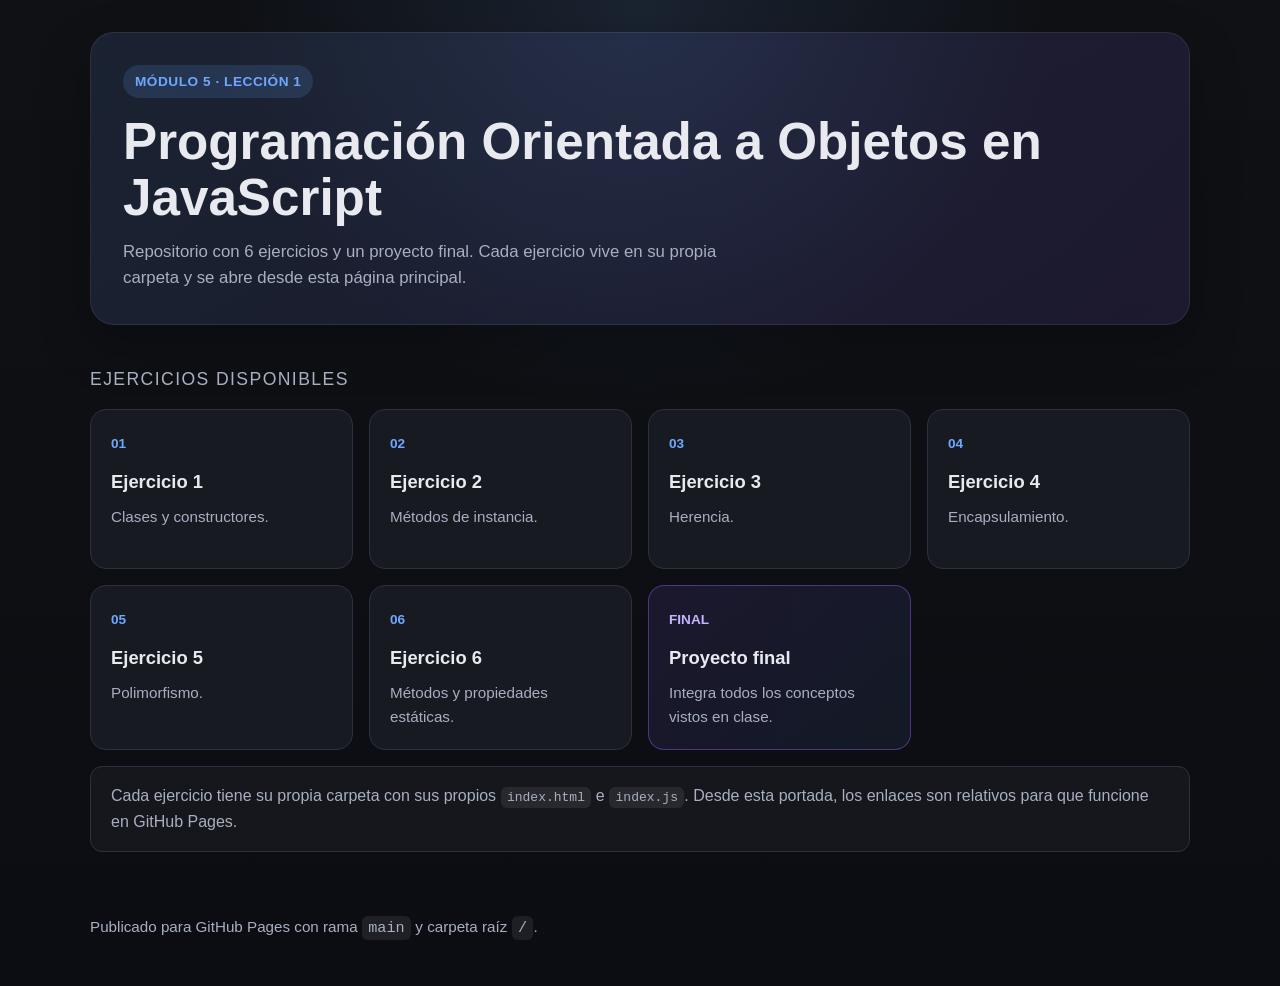
<file: index.html>
<!DOCTYPE html>
<html lang="es">
<head>
<link rel="stylesheet" href="styles.css" />
  <meta charset="UTF-8" />
  <meta name="viewport" content="width=device-width, initial-scale=1.0" />
  <title>Programación Orientada a Objetos en JavaScript</title>
</head>
<body>
  <header class="container">
    <section class="hero">
      <span class="badge">Módulo 5 · Lección 1</span>
      <h1>Programación Orientada a Objetos en JavaScript</h1>
      <p>
        Repositorio con 6 ejercicios y un proyecto final. Cada ejercicio vive en su propia carpeta
        y se abre desde esta página principal.
      </p>
    </section>
  </header>

  <main class="container">
    <p class="section-title">Ejercicios disponibles</p>

    <section class="grid" aria-label="Lista de ejercicios">
      <a class="card" href="./ej1/">
        <span class="num">01</span>
        <h2>Ejercicio 1</h2>
        <p>Clases y constructores.</p>
      </a>

      <a class="card" href="./ej2/">
        <span class="num">02</span>
        <h2>Ejercicio 2</h2>
        <p>Métodos de instancia.</p>
      </a>

      <a class="card" href="./ej3/">
        <span class="num">03</span>
        <h2>Ejercicio 3</h2>
        <p>Herencia.</p>
      </a>

      <a class="card" href="./ej4/">
        <span class="num">04</span>
        <h2>Ejercicio 4</h2>
        <p>Encapsulamiento.</p>
      </a>

      <a class="card" href="./ej5/">
        <span class="num">05</span>
        <h2>Ejercicio 5</h2>
        <p>Polimorfismo.</p>
      </a>

      <a class="card" href="./ej6/">
        <span class="num">06</span>
        <h2>Ejercicio 6</h2>
        <p>Métodos y propiedades estáticas.</p>
      </a>

      <a class="card featured" href="./proyecto-final/">
        <span class="num">FINAL</span>
        <h2>Proyecto final</h2>
        <p>Integra todos los conceptos vistos en clase.</p>
      </a>
    </section>

    <p class="notice">
      Cada ejercicio tiene su propia carpeta con sus propios <code>index.html</code> e <code>index.js</code>.
      Desde esta portada, los enlaces son relativos para que funcione en GitHub Pages.
    </p>
  </main>

  <footer class="container">
    <p>Publicado para GitHub Pages con rama <code>main</code> y carpeta raíz <code>/</code>.</p>
  </footer>
</body>
</html>
</file>
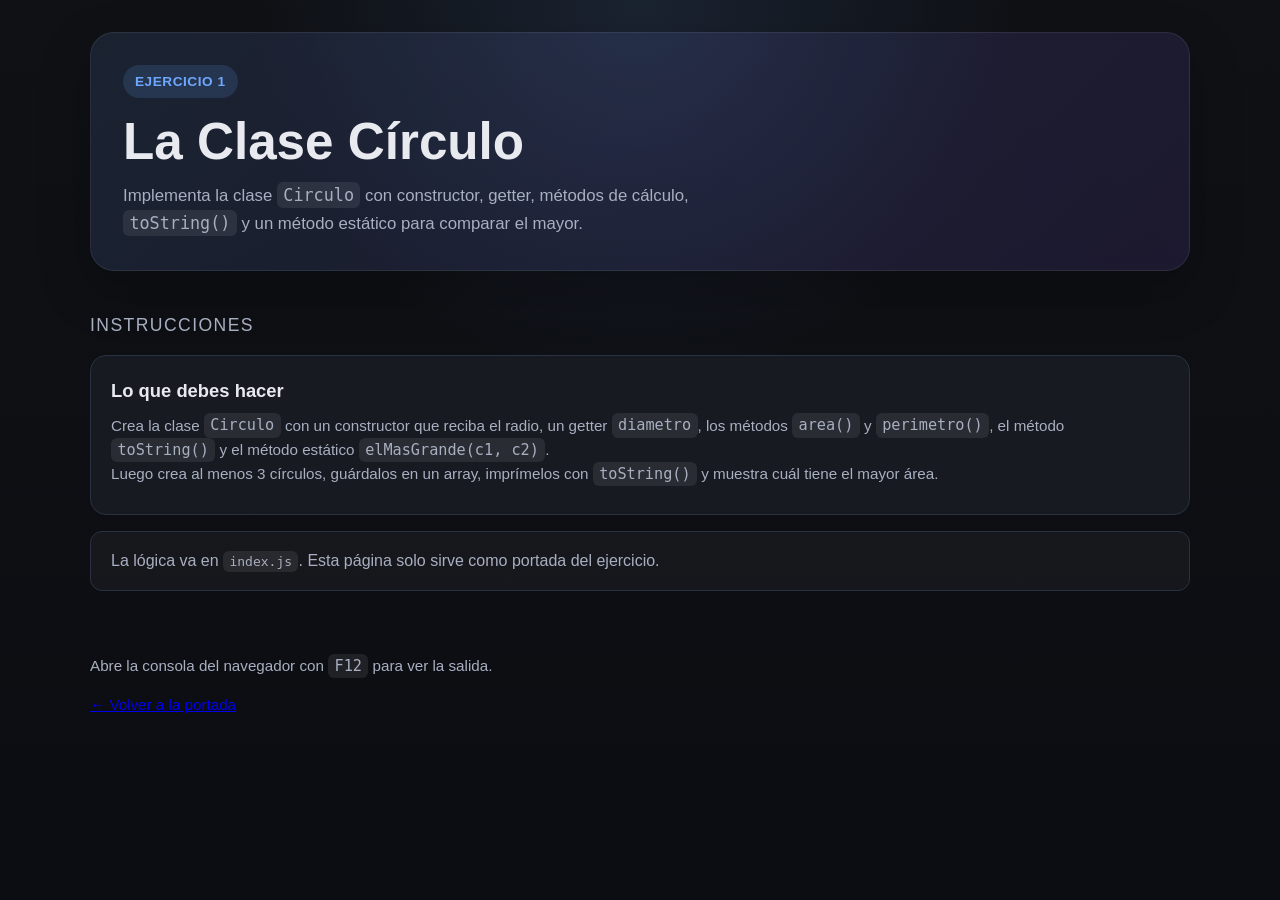
<file: ej1/index.html>
<!DOCTYPE html>
<html lang="es">
<head>
  <meta charset="UTF-8" />
  <meta name="viewport" content="width=device-width, initial-scale=1.0" />
  <title>Ejercicio 1 · Círculo</title>
  <link rel="stylesheet" href="../styles.css" />
</head>
<body>
  <div class="container">
    <header>
      <section class="hero">
        <span class="badge">Ejercicio 1</span>
        <h1>La Clase Círculo</h1>
        <p>
          Implementa la clase <code>Circulo</code> con constructor, getter, métodos de cálculo,
          <code>toString()</code> y un método estático para comparar el mayor.
        </p>
      </section>
    </header>

    <main>
      <p class="section-title">Instrucciones</p>

      <section class="card" aria-labelledby="ej1-title">
        <h2 id="ej1-title">Lo que debes hacer</h2>
        <p>
          Crea la clase <code>Circulo</code> con un constructor que reciba el radio, un getter
          <code>diametro</code>, los métodos <code>area()</code> y <code>perimetro()</code>,
          el método <code>toString()</code> y el método estático <code>elMasGrande(c1, c2)</code>.
        </p>
        <p>
          Luego crea al menos 3 círculos, guárdalos en un array, imprímelos con <code>toString()</code>
          y muestra cuál tiene el mayor área.
        </p>
      </section>

      <p class="notice">
        La lógica va en <code>index.js</code>. Esta página solo sirve como portada del ejercicio.
      </p>
    </main>

    <footer>
      <p>Abre la consola del navegador con <code>F12</code> para ver la salida.</p>
      <p><a href="../">← Volver a la portada</a></p>
    </footer>
  </div>

  <script src="./index.js" defer></script>
</body>
</html>
</file>
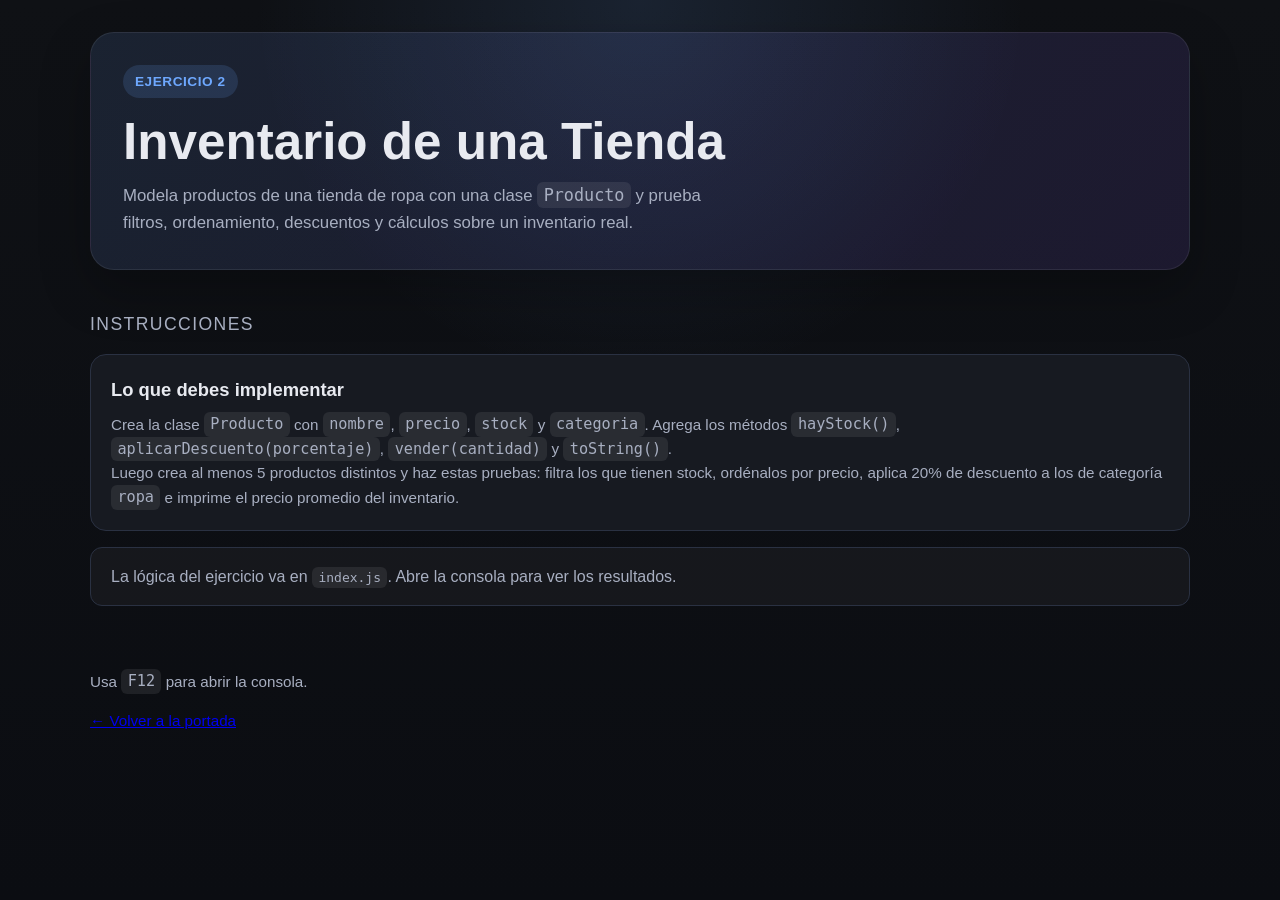
<file: ej2/index.html>
<!DOCTYPE html>
<html lang="es">
<head>
  <meta charset="UTF-8" />
  <meta name="viewport" content="width=device-width, initial-scale=1.0" />
  <title>Ejercicio 2 · Inventario de una Tienda</title>
  <link rel="stylesheet" href="../styles.css" />
</head>
<body>
  <div class="container">
    <header>
      <section class="hero">
        <span class="badge">Ejercicio 2</span>
        <h1>Inventario de una Tienda</h1>
        <p>
          Modela productos de una tienda de ropa con una clase <code>Producto</code> y prueba
          filtros, ordenamiento, descuentos y cálculos sobre un inventario real.
        </p>
      </section>
    </header>

    <main>
      <p class="section-title">Instrucciones</p>

      <section class="card">
        <h2>Lo que debes implementar</h2>
        <p>
          Crea la clase <code>Producto</code> con <code>nombre</code>, <code>precio</code>, <code>stock</code> y <code>categoria</code>.
          Agrega los métodos <code>hayStock()</code>, <code>aplicarDescuento(porcentaje)</code>,
          <code>vender(cantidad)</code> y <code>toString()</code>.
        </p>
        <p>
          Luego crea al menos 5 productos distintos y haz estas pruebas: filtra los que tienen stock,
          ordénalos por precio, aplica 20% de descuento a los de categoría <code>ropa</code> e imprime
          el precio promedio del inventario.
        </p>
      </section>

      <p class="notice">
        La lógica del ejercicio va en <code>index.js</code>. Abre la consola para ver los resultados.
      </p>
    </main>

    <footer>
      <p>Usa <code>F12</code> para abrir la consola.</p>
      <p><a href="../">← Volver a la portada</a></p>
    </footer>
  </div>

  <script src="./index.js" defer></script>
</body>
</html>
</file>
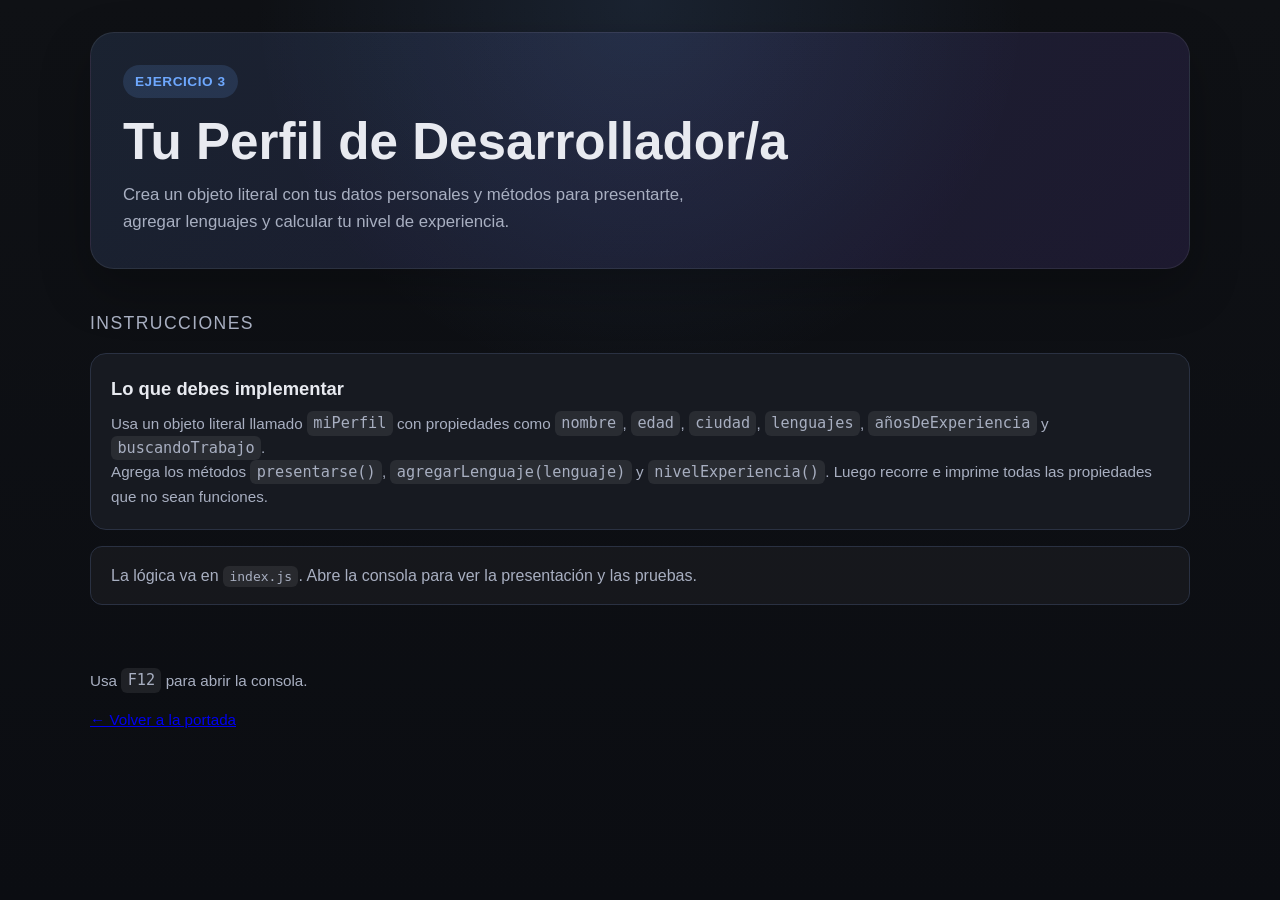
<file: ej3/index.html>
<!DOCTYPE html>
<html lang="es">
<head>
  <meta charset="UTF-8" />
  <meta name="viewport" content="width=device-width, initial-scale=1.0" />
  <title>Ejercicio 3 · Tu Perfil de Desarrollador/a</title>
  <link rel="stylesheet" href="../styles.css" />
</head>
<body>
  <div class="container">
    <header>
      <section class="hero">
        <span class="badge">Ejercicio 3</span>
        <h1>Tu Perfil de Desarrollador/a</h1>
        <p>
          Crea un objeto literal con tus datos personales y métodos para presentarte, agregar lenguajes
          y calcular tu nivel de experiencia.
        </p>
      </section>
    </header>

    <main>
      <p class="section-title">Instrucciones</p>

      <section class="card">
        <h2>Lo que debes implementar</h2>
        <p>
          Usa un objeto literal llamado <code>miPerfil</code> con propiedades como <code>nombre</code>, <code>edad</code>,
          <code>ciudad</code>, <code>lenguajes</code>, <code>añosDeExperiencia</code> y <code>buscandoTrabajo</code>.
        </p>
        <p>
          Agrega los métodos <code>presentarse()</code>, <code>agregarLenguaje(lenguaje)</code> y
          <code>nivelExperiencia()</code>. Luego recorre e imprime todas las propiedades que no sean funciones.
        </p>
      </section>

      <p class="notice">
        La lógica va en <code>index.js</code>. Abre la consola para ver la presentación y las pruebas.
      </p>
    </main>

    <footer>
      <p>Usa <code>F12</code> para abrir la consola.</p>
      <p><a href="../">← Volver a la portada</a></p>
    </footer>
  </div>

  <script src="./index.js" defer></script>
</body>
</html>
</file>
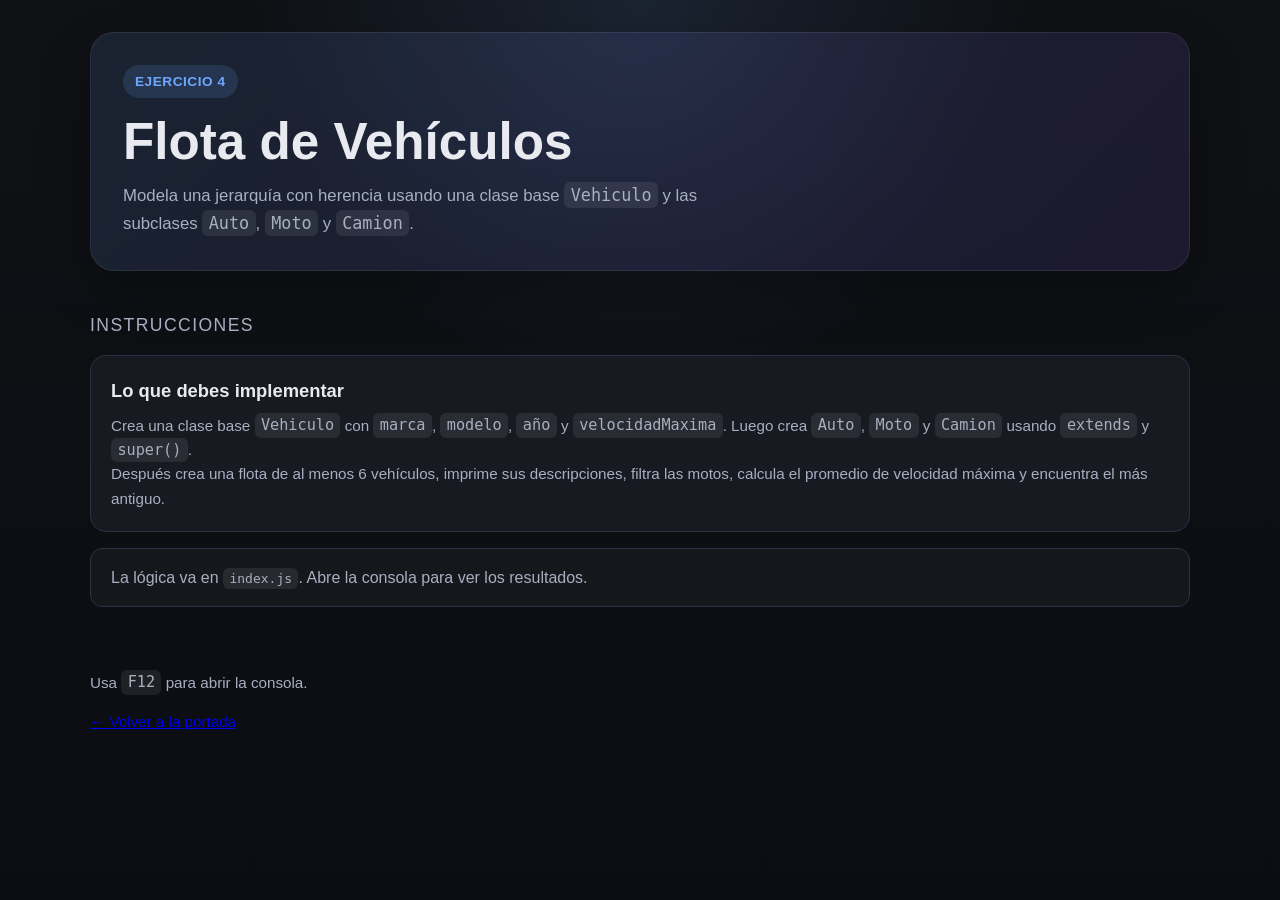
<file: ej4/index.html>
<!DOCTYPE html>
<html lang="es">
<head>
  <meta charset="UTF-8" />
  <meta name="viewport" content="width=device-width, initial-scale=1.0" />
  <title>Ejercicio 4 · Flota de Vehículos</title>
  <link rel="stylesheet" href="../styles.css" />
</head>
<body>
  <div class="container">
    <header>
      <section class="hero">
        <span class="badge">Ejercicio 4</span>
        <h1>Flota de Vehículos</h1>
        <p>
          Modela una jerarquía con herencia usando una clase base <code>Vehiculo</code> y las subclases
          <code>Auto</code>, <code>Moto</code> y <code>Camion</code>.
        </p>
      </section>
    </header>

    <main>
      <p class="section-title">Instrucciones</p>

      <section class="card">
        <h2>Lo que debes implementar</h2>
        <p>
          Crea una clase base <code>Vehiculo</code> con <code>marca</code>, <code>modelo</code>, <code>año</code> y <code>velocidadMaxima</code>.
          Luego crea <code>Auto</code>, <code>Moto</code> y <code>Camion</code> usando <code>extends</code> y <code>super()</code>.
        </p>
        <p>
          Después crea una flota de al menos 6 vehículos, imprime sus descripciones, filtra las motos,
          calcula el promedio de velocidad máxima y encuentra el más antiguo.
        </p>
      </section>

      <p class="notice">
        La lógica va en <code>index.js</code>. Abre la consola para ver los resultados.
      </p>
    </main>

    <footer>
      <p>Usa <code>F12</code> para abrir la consola.</p>
      <p><a href="../">← Volver a la portada</a></p>
    </footer>
  </div>

  <script src="./index.js" defer></script>
</body>
</html>
</file>
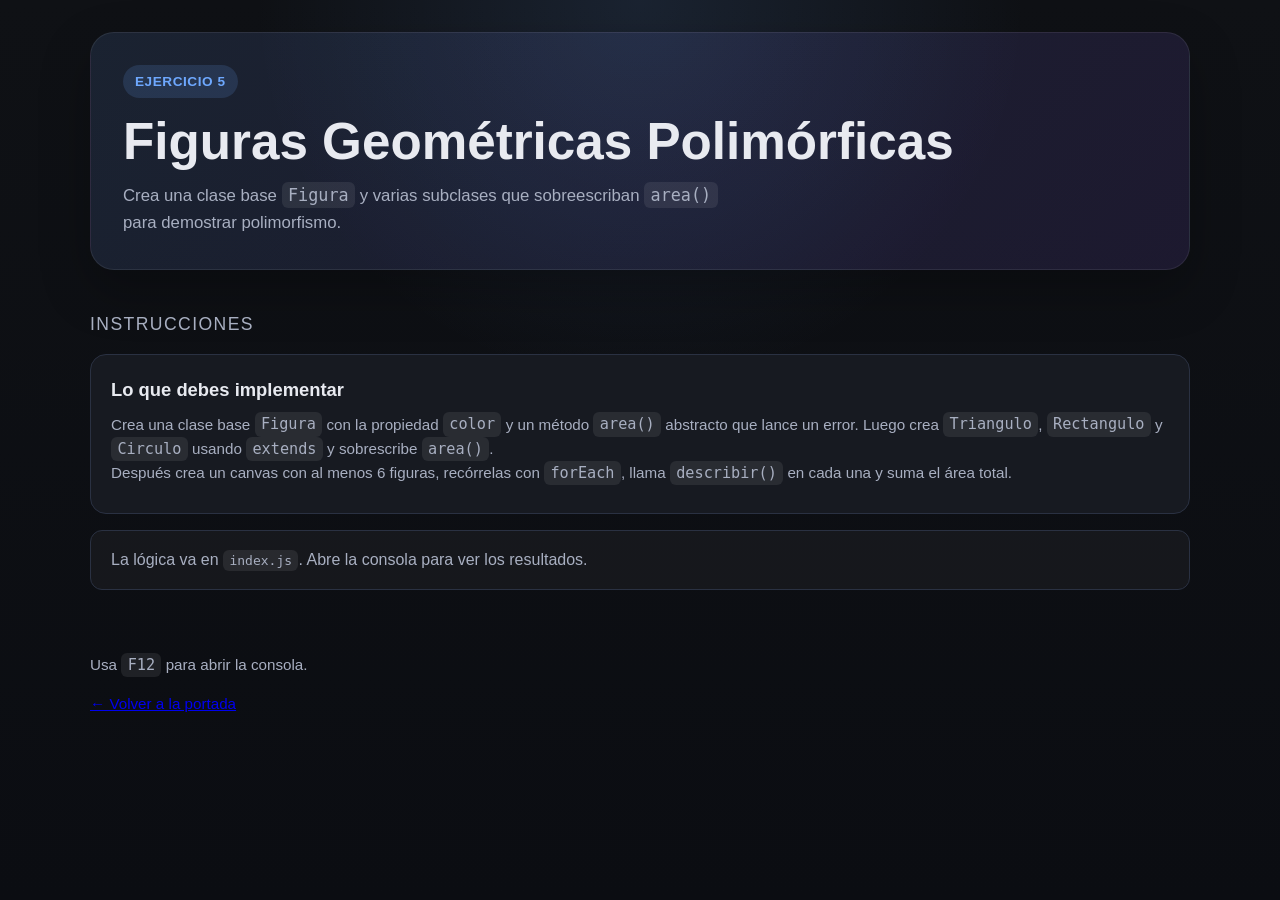
<file: ej5/index.html>
<!DOCTYPE html>
<html lang="es">
<head>
  <meta charset="UTF-8" />
  <meta name="viewport" content="width=device-width, initial-scale=1.0" />
  <title>Ejercicio 5 · Figuras Geométricas Polimórficas</title>
  <link rel="stylesheet" href="../styles.css" />
</head>
<body>
  <div class="container">
    <header>
      <section class="hero">
        <span class="badge">Ejercicio 5</span>
        <h1>Figuras Geométricas Polimórficas</h1>
        <p>
          Crea una clase base <code>Figura</code> y varias subclases que sobreescriban <code>area()</code>
          para demostrar polimorfismo.
        </p>
      </section>
    </header>

    <main>
      <p class="section-title">Instrucciones</p>

      <section class="card">
        <h2>Lo que debes implementar</h2>
        <p>
          Crea una clase base <code>Figura</code> con la propiedad <code>color</code> y un método
          <code>area()</code> abstracto que lance un error. Luego crea <code>Triangulo</code>,
          <code>Rectangulo</code> y <code>Circulo</code> usando <code>extends</code> y sobrescribe <code>area()</code>.
        </p>
        <p>
          Después crea un canvas con al menos 6 figuras, recórrelas con <code>forEach</code>, llama
          <code>describir()</code> en cada una y suma el área total.
        </p>
      </section>

      <p class="notice">
        La lógica va en <code>index.js</code>. Abre la consola para ver los resultados.
      </p>
    </main>

    <footer>
      <p>Usa <code>F12</code> para abrir la consola.</p>
      <p><a href="../">← Volver a la portada</a></p>
    </footer>
  </div>

  <script src="./index.js" defer></script>
</body>
</html>
</file>
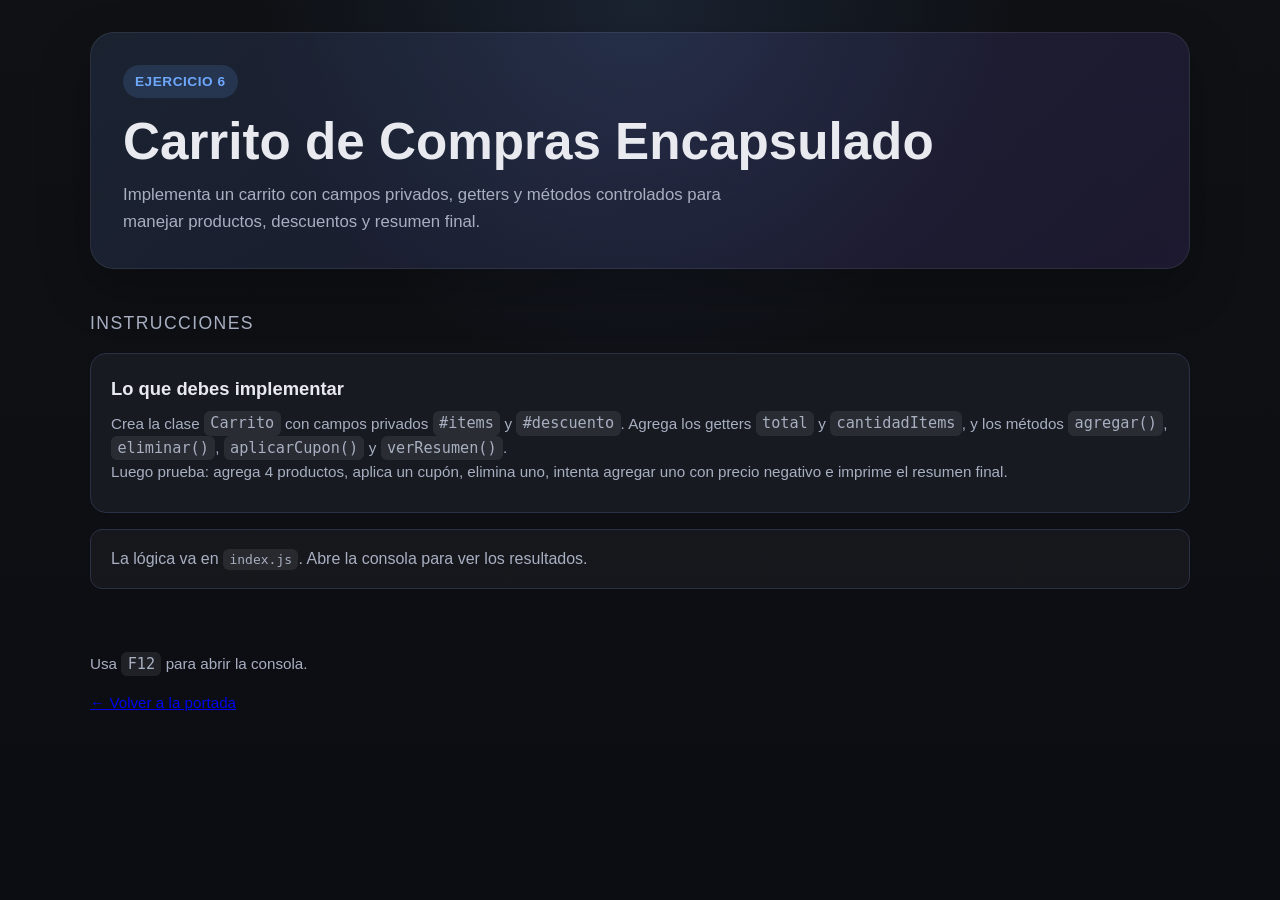
<file: ej6/index.html>
<!DOCTYPE html>
<html lang="es">
<head>
  <meta charset="UTF-8" />
  <meta name="viewport" content="width=device-width, initial-scale=1.0" />
  <title>Ejercicio 6 · Carrito de Compras Encapsulado</title>
  <link rel="stylesheet" href="../styles.css" />
</head>
<body>
  <div class="container">
    <header>
      <section class="hero">
        <span class="badge">Ejercicio 6</span>
        <h1>Carrito de Compras Encapsulado</h1>
        <p>
          Implementa un carrito con campos privados, getters y métodos controlados para manejar
          productos, descuentos y resumen final.
        </p>
      </section>
    </header>

    <main>
      <p class="section-title">Instrucciones</p>

      <section class="card">
        <h2>Lo que debes implementar</h2>
        <p>
          Crea la clase <code>Carrito</code> con campos privados <code>#items</code> y <code>#descuento</code>.
          Agrega los getters <code>total</code> y <code>cantidadItems</code>, y los métodos
          <code>agregar()</code>, <code>eliminar()</code>, <code>aplicarCupon()</code> y <code>verResumen()</code>.
        </p>
        <p>
          Luego prueba: agrega 4 productos, aplica un cupón, elimina uno, intenta agregar uno con precio
          negativo e imprime el resumen final.
        </p>
      </section>

      <p class="notice">
        La lógica va en <code>index.js</code>. Abre la consola para ver los resultados.
      </p>
    </main>

    <footer>
      <p>Usa <code>F12</code> para abrir la consola.</p>
      <p><a href="../">← Volver a la portada</a></p>
    </footer>
  </div>

  <script src="./index.js" defer></script>
</body>
</html>
</file>
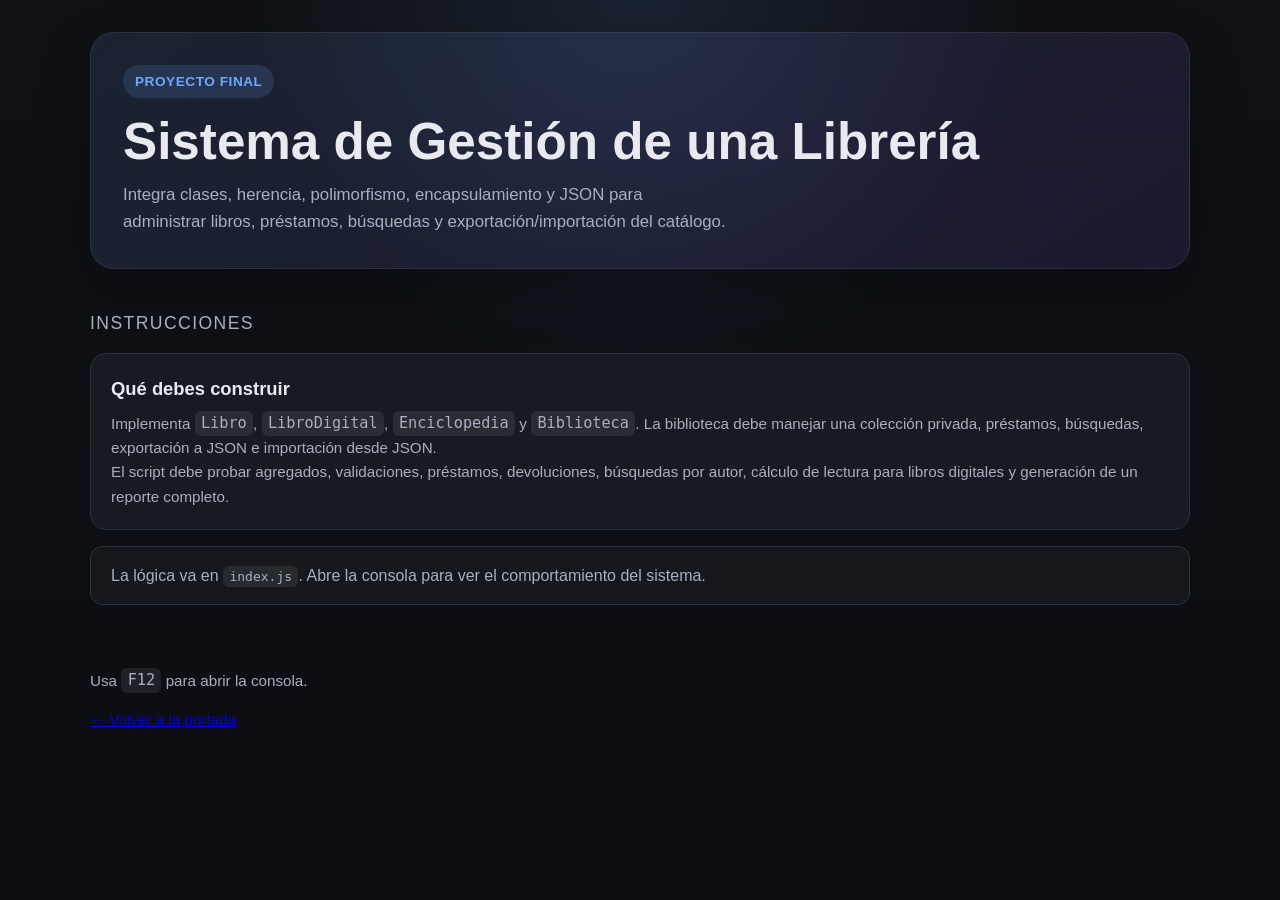
<file: proyecto-final/index.html>
<!DOCTYPE html>
<html lang="es">
<head>
  <meta charset="UTF-8" />
  <meta name="viewport" content="width=device-width, initial-scale=1.0" />
  <title>Proyecto Final · Sistema de Gestión de una Librería</title>
  <link rel="stylesheet" href="../styles.css" />
</head>
<body>
  <div class="container">
    <header>
      <section class="hero">
        <span class="badge">Proyecto Final</span>
        <h1>Sistema de Gestión de una Librería</h1>
        <p>
          Integra clases, herencia, polimorfismo, encapsulamiento y JSON para administrar libros,
          préstamos, búsquedas y exportación/importación del catálogo.
        </p>
      </section>
    </header>

    <main>
      <p class="section-title">Instrucciones</p>

      <section class="card">
        <h2>Qué debes construir</h2>
        <p>
          Implementa <code>Libro</code>, <code>LibroDigital</code>, <code>Enciclopedia</code> y
          <code>Biblioteca</code>. La biblioteca debe manejar una colección privada, préstamos,
          búsquedas, exportación a JSON e importación desde JSON.
        </p>
        <p>
          El script debe probar agregados, validaciones, préstamos, devoluciones, búsquedas por autor,
          cálculo de lectura para libros digitales y generación de un reporte completo.
        </p>
      </section>

      <p class="notice">
        La lógica va en <code>index.js</code>. Abre la consola para ver el comportamiento del sistema.
      </p>
    </main>

    <footer>
      <p>Usa <code>F12</code> para abrir la consola.</p>
      <p><a href="../">← Volver a la portada</a></p>
    </footer>
  </div>

  <script src="./index.js" defer></script>
</body>
</html>
</file>
<file: styles.css>
:root {
      --bg: #0f1115;
      --panel: #171a21;
      --panel-2: #1d2230;
      --text: #e8eaf0;
      --muted: #a8afc1;
      --accent: #6ea8fe;
      --accent-2: #8b5cf6;
      --border: #2a3142;
      --radius: 16px;
      --max: 1100px;
    }

    * {
      box-sizing: border-box;
    }

    body {
      margin: 0;
      font-family: Arial, Helvetica, sans-serif;
      background:
        radial-gradient(circle at top, rgba(110, 168, 254, 0.12), transparent 35%),
        linear-gradient(180deg, #0f1115 0%, #0b0d12 100%);
      color: var(--text);
      min-height: 100vh;
      line-height: 1.6;
    }

    .container {
      width: min(100% - 2rem, var(--max));
      margin: 0 auto;
    }

    header {
      padding: 2rem 0 1rem;
    }

    .hero {
      background: linear-gradient(135deg, rgba(110, 168, 254, 0.12), rgba(139, 92, 246, 0.12));
      border: 1px solid rgba(255, 255, 255, 0.08);
      border-radius: calc(var(--radius) + 8px);
      padding: 2rem;
      box-shadow: 0 20px 50px rgba(0, 0, 0, 0.25);
    }

    .badge {
      display: inline-block;
      padding: 0.35rem 0.75rem;
      border-radius: 999px;
      background: rgba(110, 168, 254, 0.15);
      color: var(--accent);
      font-size: 0.85rem;
      font-weight: 700;
      letter-spacing: 0.04em;
      text-transform: uppercase;
      margin-bottom: 1rem;
    }

    h1 {
      margin: 0 0 0.75rem;
      font-size: clamp(2rem, 4vw, 3.5rem);
      line-height: 1.1;
    }

    .hero p {
      margin: 0;
      color: var(--muted);
      max-width: 65ch;
      font-size: 1.05rem;
    }

    main {
      padding: 1.5rem 0 3rem;
    }

    .section-title {
      font-size: 1.1rem;
      color: var(--muted);
      margin: 0 0 1rem;
      text-transform: uppercase;
      letter-spacing: 0.08em;
    }

    .grid {
      display: grid;
      grid-template-columns: repeat(auto-fit, minmax(220px, 1fr));
      gap: 1rem;
    }

    .card {
      display: block;
      text-decoration: none;
      color: inherit;
      background: var(--panel);
      border: 1px solid var(--border);
      border-radius: var(--radius);
      padding: 1.25rem;
      transition: transform 0.2s ease, border-color 0.2s ease, background 0.2s ease;
      min-height: 160px;
    }

    .card:hover {
      transform: translateY(-3px);
      border-color: rgba(110, 168, 254, 0.5);
      background: var(--panel-2);
    }

    .card .num {
      display: inline-block;
      font-size: 0.85rem;
      color: var(--accent);
      font-weight: 700;
      margin-bottom: 0.75rem;
    }

    .card h2 {
      margin: 0 0 0.5rem;
      font-size: 1.15rem;
    }

    .card p {
      margin: 0;
      color: var(--muted);
      font-size: 0.95rem;
    }

    .featured {
      border-color: rgba(139, 92, 246, 0.45);
      background: linear-gradient(135deg, rgba(139, 92, 246, 0.12), rgba(110, 168, 254, 0.08));
    }

    .featured .num {
      color: #c4b5fd;
    }

    .notice {
      margin: 1rem 0 0;
      padding: 1rem 1.25rem;
      background: rgba(255, 255, 255, 0.04);
      border: 1px solid var(--border);
      border-radius: 12px;
      color: var(--muted);
    }

    footer {
      padding: 0 0 2rem;
      color: var(--muted);
      font-size: 0.95rem;
    }

    code {
      background: rgba(255, 255, 255, 0.08);
      padding: 0.2rem 0.4rem;
      border-radius: 6px;
    }

    @media (max-width: 640px) {
      .hero {
        padding: 1.5rem;
      }
    }
</file>
